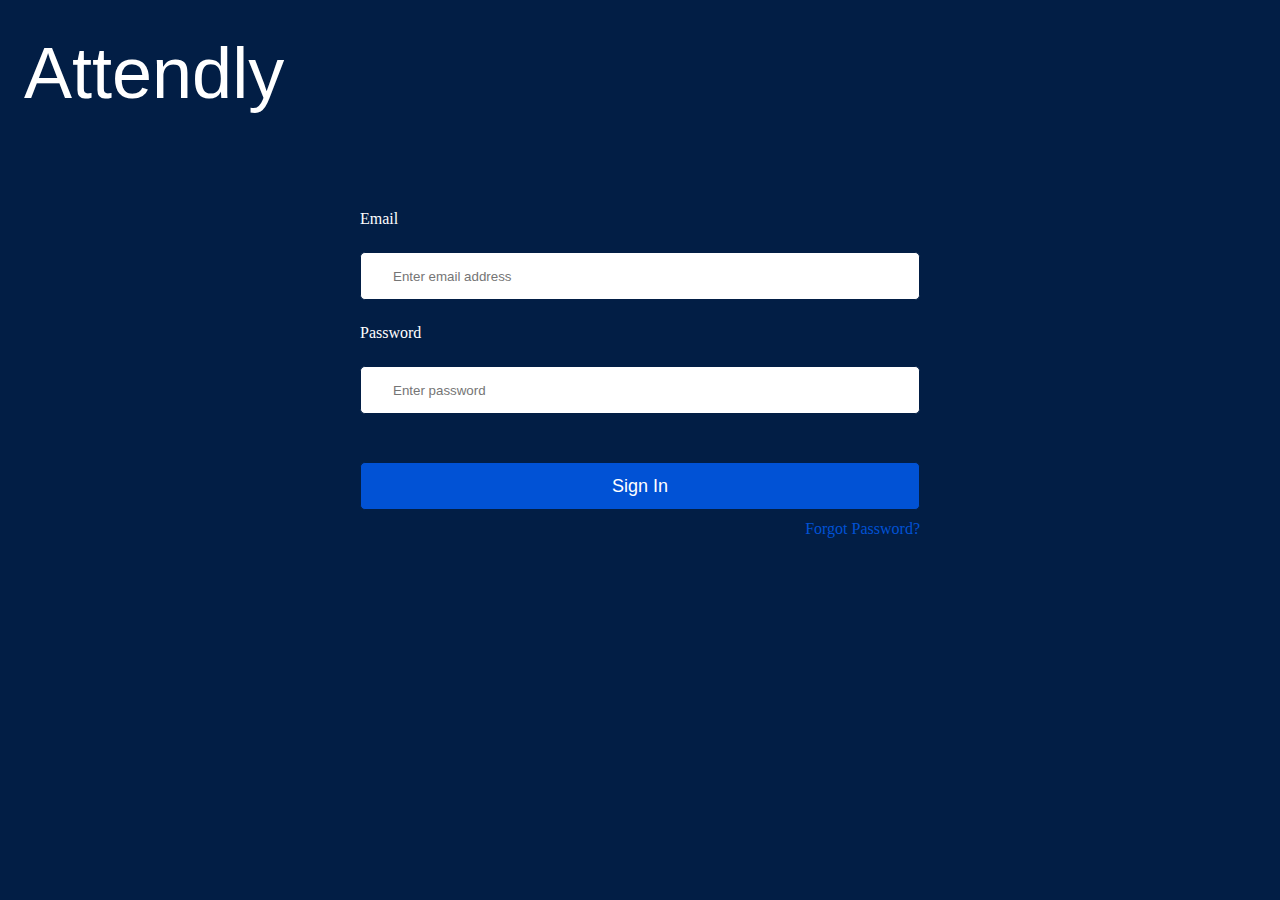
<file: login-page/index.html>
<!DOCTYPE html>
<html lang="en">

<head>
  <meta charset="UTF-8" />
  <meta http-equiv="X-UA-Compatible" content="IE=edge" />
  <meta name="viewport" content="width=device-width, initial-scale=1.0" />
  <title>Sign In</title>

  <style>
    * {
      padding: 0;
      margin: 0;
      box-sizing: border-box;
    }

    @font-face {
      font-family: "Averta CY", sans-serif;
      src: url(./fonts/AvertaDemoPE-ExtraBold.otf);
    }

    @font-face {
      font-family: "Bodoni Moda", sans-serif;
      src: url(./fonts/BodoniModa_9pt-BlackItalic.ttf);
    }

    body {
      background-color: #021e45;
    }

    section {
      display: flex;
      justify-content: center;
      margin-top: 6rem;
    }

    .label {
      color: white;
    }

    header {
      margin-top: 2rem;
      font-family: "Bodoni Moda", sans-serif;
      src: url(./fonts/BodoniModa_9pt-BlackItalic.ttf);
      font-size: 4.5rem;
      color: white;
      margin-left: 1.5rem;
    }

    .input {
      width: 35rem;
      height: 3rem;
      border: 1px solid #021e45;
      border-radius: 0.3rem;
      margin-top: 1.5rem;
      font-family: "Averta CY", sans-serif;
      src: url(./fonts/AvertaDemoPE-ExtraBold.otf);
    }

    a#forgot {
      display: flex;
      justify-content: right;
      margin-top: 0.6rem;
      text-decoration: none;
      color: #0152d5;
    }

    a#forgot:hover {
      color: white;
    }

    .sign_in {
      color: white;
      background-color: #0152d5;
      font-size: large;
      margin-top: 3rem;
    }

    .email {
      margin-bottom: 1.5rem;
      font-family: "Averta CY", sans-serif;
      src: url(./fonts/AvertaDemoPE-ExtraBold.otf);
      padding-left: 2rem;
    }

    .password {
      font-family: "Averta CY", sans-serif;
      src: url(./fonts/AvertaDemoPE-ExtraBold.otf);
      padding-left: 2rem;
    }

    @media (max-width: 590px) {
      .input {
        width: 18rem;
        height: 3rem;
        border: 1px solid #021e45;
        border-radius: 0.3rem;
        margin-top: 1.5rem;
        font-family: "Averta CY", sans-serif;
        src: url(./fonts/AvertaDemoPE-ExtraBold.otf);
      }
    }
  </style>
</head>

<body>
  <header>
    <a href="../index.html" style="text-decoration: none; color: white;"><span>Attendly</span></a>
  </header>
  <section>
    <form action="../john-osaze/create-school.html">
      <div>
        <label class="label">Email</label> <br />
        <input type="email" name="email" class="input email" placeholder="Enter email address" />
      </div>
      <div>
        <label class="label">Password</label> <br />
        <input type="password" name="password" class="input password" placeholder="Enter password" />
      </div>

      <input type="submit" value="Sign In" class="input sign_in" />
      <a href="#" id="forgot">Forgot Password?</a>
    </form>
  </section>
</body>

</html>
</file>
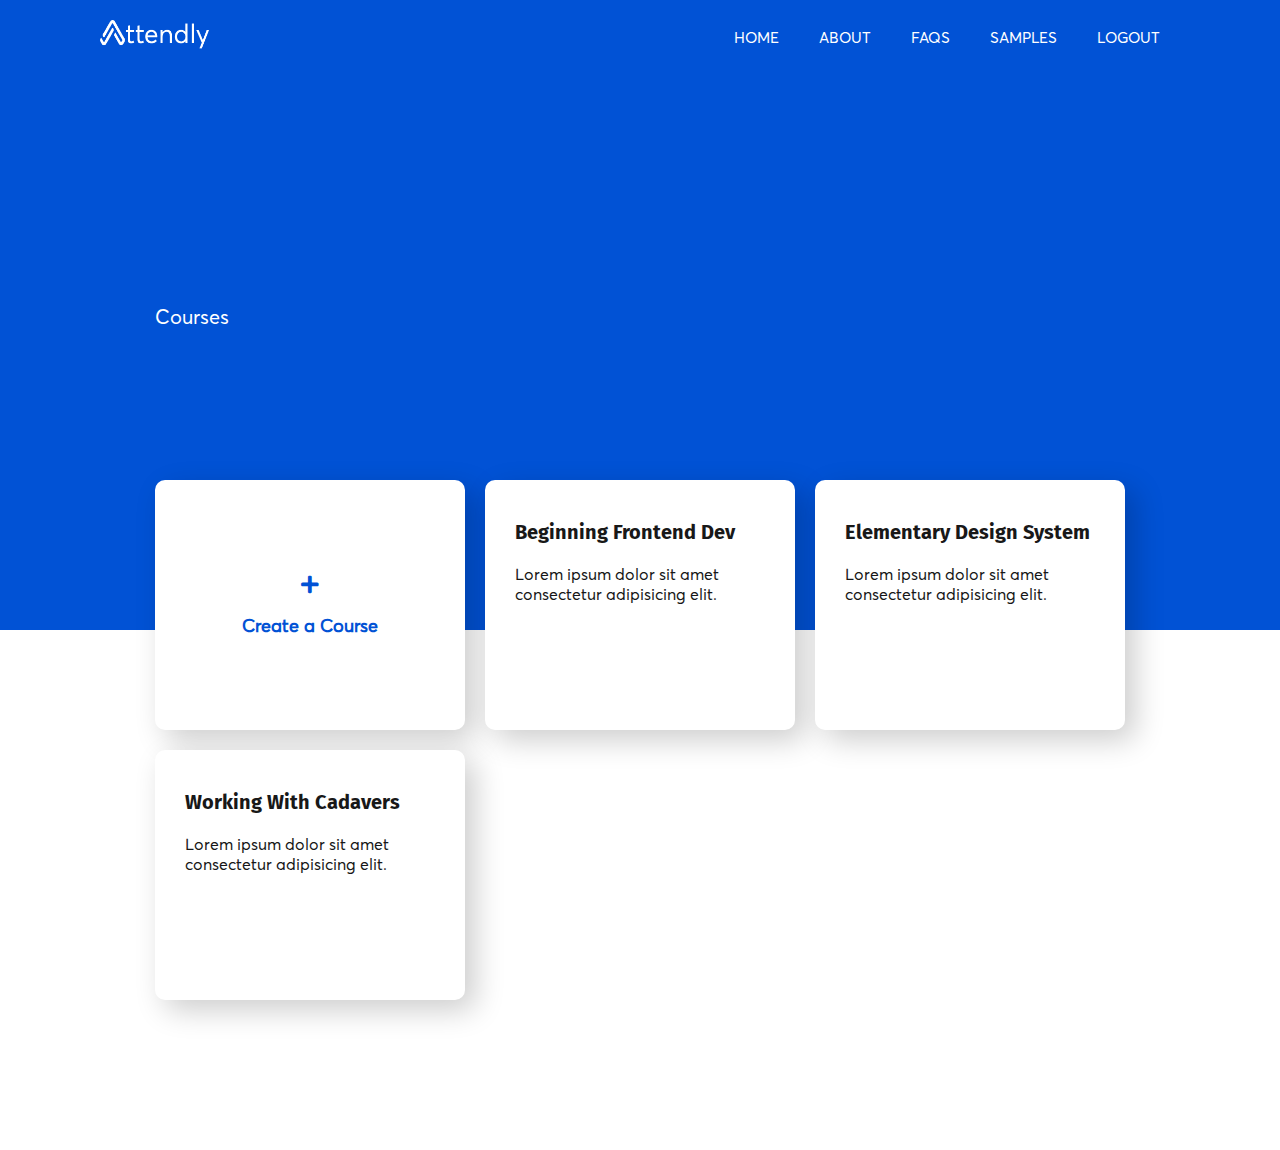
<file: john-osaze/create-course.html>
<!DOCTYPE html>
<html lang="en">
<head>
    <meta charset="UTF-8">
    <meta http-equiv="X-UA-Compatible" content="IE=edge">
    <meta name="viewport" content="width=device-width, initial-scale=1.0, maximum-scale=1.0, minimum-scale=1.0, user-scalable=no, shrink-to-fit=no">
    <link rel="shortcut icon" href="images/favicon.png" type="image/x-icon">
    <link href="fonts/font-awesome/css/all.min.css" rel="stylesheet">
    <link rel="stylesheet" href="css/school-styles.css">
    <link rel="stylesheet" href="css/responsive.css">
    <title>Create a course</title>
</head>
<body>
    <header>
        <div class="">
            <nav>
                <div class="nav-brand">
                    <a href="../index.html">
                        <img src="images/logo-white.png" alt="" width="">
                    </a>
                </div>

                <div class="menu-icon open">
                    <i class="fa fa-bars"></i>
                </div>


                <ul class="nav-list">
                    <div class="menu-icon close">
                        <i class="fa fa-times"></i>
                    </div>
                    <li class="nav-item">
                        <a href="../index.html" class="nav-link current">Home</a>
                    </li>
                    <li class="nav-item">
                        <a href="#" class="nav-link">About</a>
                    </li>
                    <li class="nav-item">
                        <a href="#" class="nav-link">FAQs</a>
                    </li>
                    <li class="nav-item">
                        <a href="#" class="nav-link">Samples</a>
                    </li>
                    <li class="nav-item">
                        <a href="#" class="nav-link">Logout</a>
                    </li>
                </ul>
            </nav>
        </div>
    </header>

    <section class="hero">
        <div class="container">
            <div class="hero-info">
                <h3>Courses</h3>
        </div>
    </section>

    <section class="container banner-cards">
        <div class="card-group">
            <div class="mono-card add-card" id="addCard">
                <i class="fa fa-plus"></i>
                <h1>Create a Course</h1>
            </div>

            <a href="../benita_michael/index.html">
                <div class="mono-card">
                    <h2>Beginning Frontend Dev</h2>
                    <p>Lorem ipsum dolor sit amet consectetur adipisicing elit.</p>
                </div>
            </a>

            <a href="../benita_michael/index.html">
                <div class="mono-card">
                    <h2>Elementary Design System</h2>
                    <p>Lorem ipsum dolor sit amet consectetur adipisicing elit.</p>
                </div>
            </a>

            <a href="../benita_michael/index.html">
                <div class="mono-card">
                    <h2>Working with Cadavers</h2>
                    <p>Lorem ipsum dolor sit amet consectetur adipisicing elit.</p>
                </div>
            </a>
        </div>
    </section>

    
    <script src="js/sweetalert.min..js"></script>
    <script src="js/course-app.js"></script>
</body>
</html>
</file>
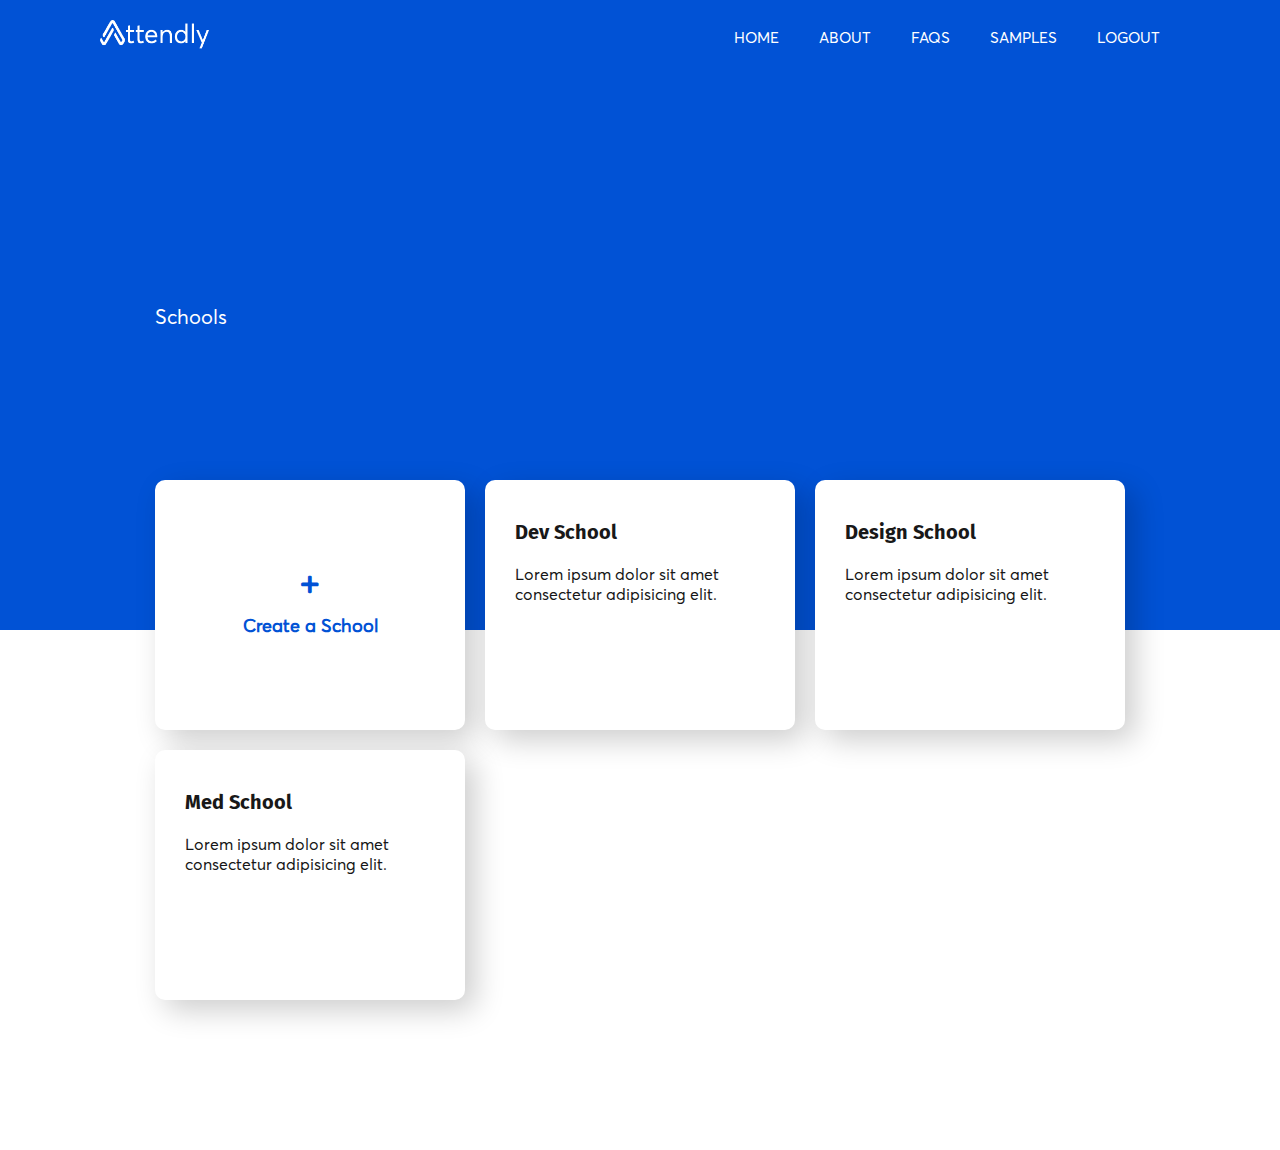
<file: john-osaze/create-school.html>
<!DOCTYPE html>
<html lang="en">
<head>
    <meta charset="UTF-8">
    <meta http-equiv="X-UA-Compatible" content="IE=edge">
    <meta name="viewport" content="width=device-width, initial-scale=1.0, maximum-scale=1.0, minimum-scale=1.0, user-scalable=no, shrink-to-fit=no">
    <link rel="shortcut icon" href="images/favicon.png" type="image/x-icon">
    <link href="fonts/font-awesome/css/all.min.css" rel="stylesheet">
    <link rel="stylesheet" href="css/school-styles.css">
    <link rel="stylesheet" href="css/responsive.css">
    <title>Create a school</title>
</head>
<body>
    <header>
        <div class="">
            <nav>
                <div class="nav-brand">
                    <a href="../index.html">
                        <img src="images/logo-white.png" alt="" width="">
                    </a>
                </div>

                <div class="menu-icon open">
                    <i class="fa fa-bars"></i>
                </div>


                <ul class="nav-list">
                    <div class="menu-icon close">
                        <i class="fa fa-times"></i>
                    </div>
                    <li class="nav-item">
                        <a href="../index.html" class="nav-link current">Home</a>
                    </li>
                    <li class="nav-item">
                        <a href="#" class="nav-link">About</a>
                    </li>
                    <li class="nav-item">
                        <a href="#" class="nav-link">FAQs</a>
                    </li>
                    <li class="nav-item">
                        <a href="#" class="nav-link">Samples</a>
                    </li>
                    <li class="nav-item">
                        <a href="#" class="nav-link">Logout</a>
                    </li>
                </ul>
            </nav>
        </div>
    </header>

    <section class="hero">
        <div class="container">
            <div class="hero-info">
                <h3>Schools</h3>
        </div>
    </section>

    <section class="container banner-cards">
        <div class="card-group">
            <div class="mono-card add-card" id="addCard">
                <i class="fa fa-plus"></i>
                <h1>Create a School</h1>
            </div>

            <a href="create-course.html">
                <div class="mono-card">
                    <h2>Dev School</h2>
                    <p>Lorem ipsum dolor sit amet consectetur adipisicing elit.</p>
                </div>
            </a>

            <a href="create-course.html">
                <div class="mono-card">
                    <h2>Design School</h2>
                    <p>Lorem ipsum dolor sit amet consectetur adipisicing elit.</p>
                </div>
            </a>

            <a href="create-course.html">
                <div class="mono-card">
                    <h2>Med School</h2>
                    <p>Lorem ipsum dolor sit amet consectetur adipisicing elit.</p>
                </div>
            </a>
        </div>
    </section>

    
    <script src="js/sweetalert.min..js"></script>
    <script src="js/school-app.js"></script>
</body>
</html>
</file>
<file: john-osaze/css/school-styles.css>
@import url(main.css);

nav {
	width: 100%;
	display: flex;
	align-items: center;
	justify-content: space-between;
	padding: 20px 100px;
}

@media screen and (max-width: 975px) {
	nav{
		padding: 20px;
	}
}

/* .nav-brand {
 
  } */

.nav-brand img {
	width: 110px !important;
}

.menu-icon.open i {
	font-size: 25px;
	color: var(--white);
	cursor: pointer;
}

.menu-icon.close i {
	font-size: 25px;
	color: var(--dark);
	cursor: pointer;
}

.nav-list {
	width: 250px;
	height: 100vh;
	background-color: #eeeeee;
	position: fixed;
	top: 0;
	right: -260px;
	display: flex;
	flex-direction: column;
	align-items: center;
	justify-content: center;
	z-index: 999;
	transition: all 650ms ease-in-out;
	box-shadow: -10px 10px 20px rgb(0 0 0 / 20%);
}

.nav-list.active {
	right: 0;
}

.close {
	position: absolute;
	top: 10px;
	left: 15px;
}

.nav-item {
	margin: 15px 0;
}

.nav-link {
	font-size: 16px;
	color: var(--dark);
	text-transform: uppercase;
}

.nav-link:hover {
	color: var(--primary);
}

.hero {
	width: 100%;
	height: 70vh;
	background-color: var(--primary);
	position: relative;
}

.hero-info {
	width: 100%;
	max-width: 500px;
	color: var(--white);
	transform: translateY(20%);
	margin-top: 250px;
}

.hero-info h3 {
	font-size: 20px;
	font-weight: normal;
	font-family: var(--averta-cy);
}

.hero-info h1 {
	text-transform: uppercase;
	font-size: 40px;
	margin: 10px 0;
	letter-spacing: 1px;
}

.btn {
	background-color: var(--primary);
	border-radius: 20px;
	color: var(--white);
	display: inline-block;
	margin-top: 50px;
	font-size: 13px;
	font-weight: bold;
	padding: 15px 25px;
	text-transform: uppercase;
	border: 2px solid var(--primary);
	transition: background-color 350ms;
}

.btn:hover {
	background-color: transparent;
}

.banner-cards {
	position: relative;
	z-index: 1;
	top: -150px;
}

.banner-cards .card-group {
	display: grid;
	grid-template-columns: repeat(auto-fit, minmax(310px, 1fr));
	gap: 20px;
}

.card-group .mono-card {
	height: 250px;
	padding: 20px 30px;
	position: relative;
	display: flex;
	flex-direction: column;
	justify-content: flex-start;
	cursor: pointer;
	z-index: 1;
	background: var(--white);
	box-shadow: 10px 10px 30px rgb(0 0 0 / 20%);
	border-radius: 10px;
}

.card-group .mono-card.add-card{
	align-items: center;
	justify-content: center;
}

.card-group .mono-card.add-card i{
	font-size: 20px;
	color: var(--primary);
}

.card-group .mono-card.add-card h1{
	font-size: 18px;
	margin-top: 20px;
	color: var(--primary);
}

.card-group .mono-card:hover {
	background: #f0f0f0;
}

.card-group .mono-card h2 {
	font-family: var(--fira-sans);
	text-transform: capitalize;
	font-weight: 700;
	font-size: 20px;
	margin: 20px 0;
}
</file>
<file: john-osaze/css/responsive.css>
@media screen and (min-width: 700px) {
    header {
        height: 80px;
    }

    .nav-brand {
        width: 35px;
    }

    .nav-list {
        width: initial;
        height: initial;
        background-color: transparent;
        position: initial;
        top: initial;
        right: initial;
        flex-direction: row;
        transition: initial;
        box-shadow: none;
    }

    .menu-icon {
        display: none;
    }

    .nav-item {
        margin: 0 20px;
    }

    .nav-link,
    .current {
        color: var(--white);
        position: relative;
        font-size: 15px;
    }

    .nav-link:hover {
        color: var(--white);
    }

    .nav-link::before,
    .current::before {
        content: "";
        position: absolute;
        left: 0;
        bottom: -5px;
        background-color: var(--primary);
        width: 100%;
        height: 2px;
        transform: scaleX(0);
        transform-origin: center;
        transition: transform 350ms;
    }

    .current::before {
        transform: scaleX(1);
    }

    .nav-link:hover::before {
        transform: scaleX(1);
    }
}
</file>
